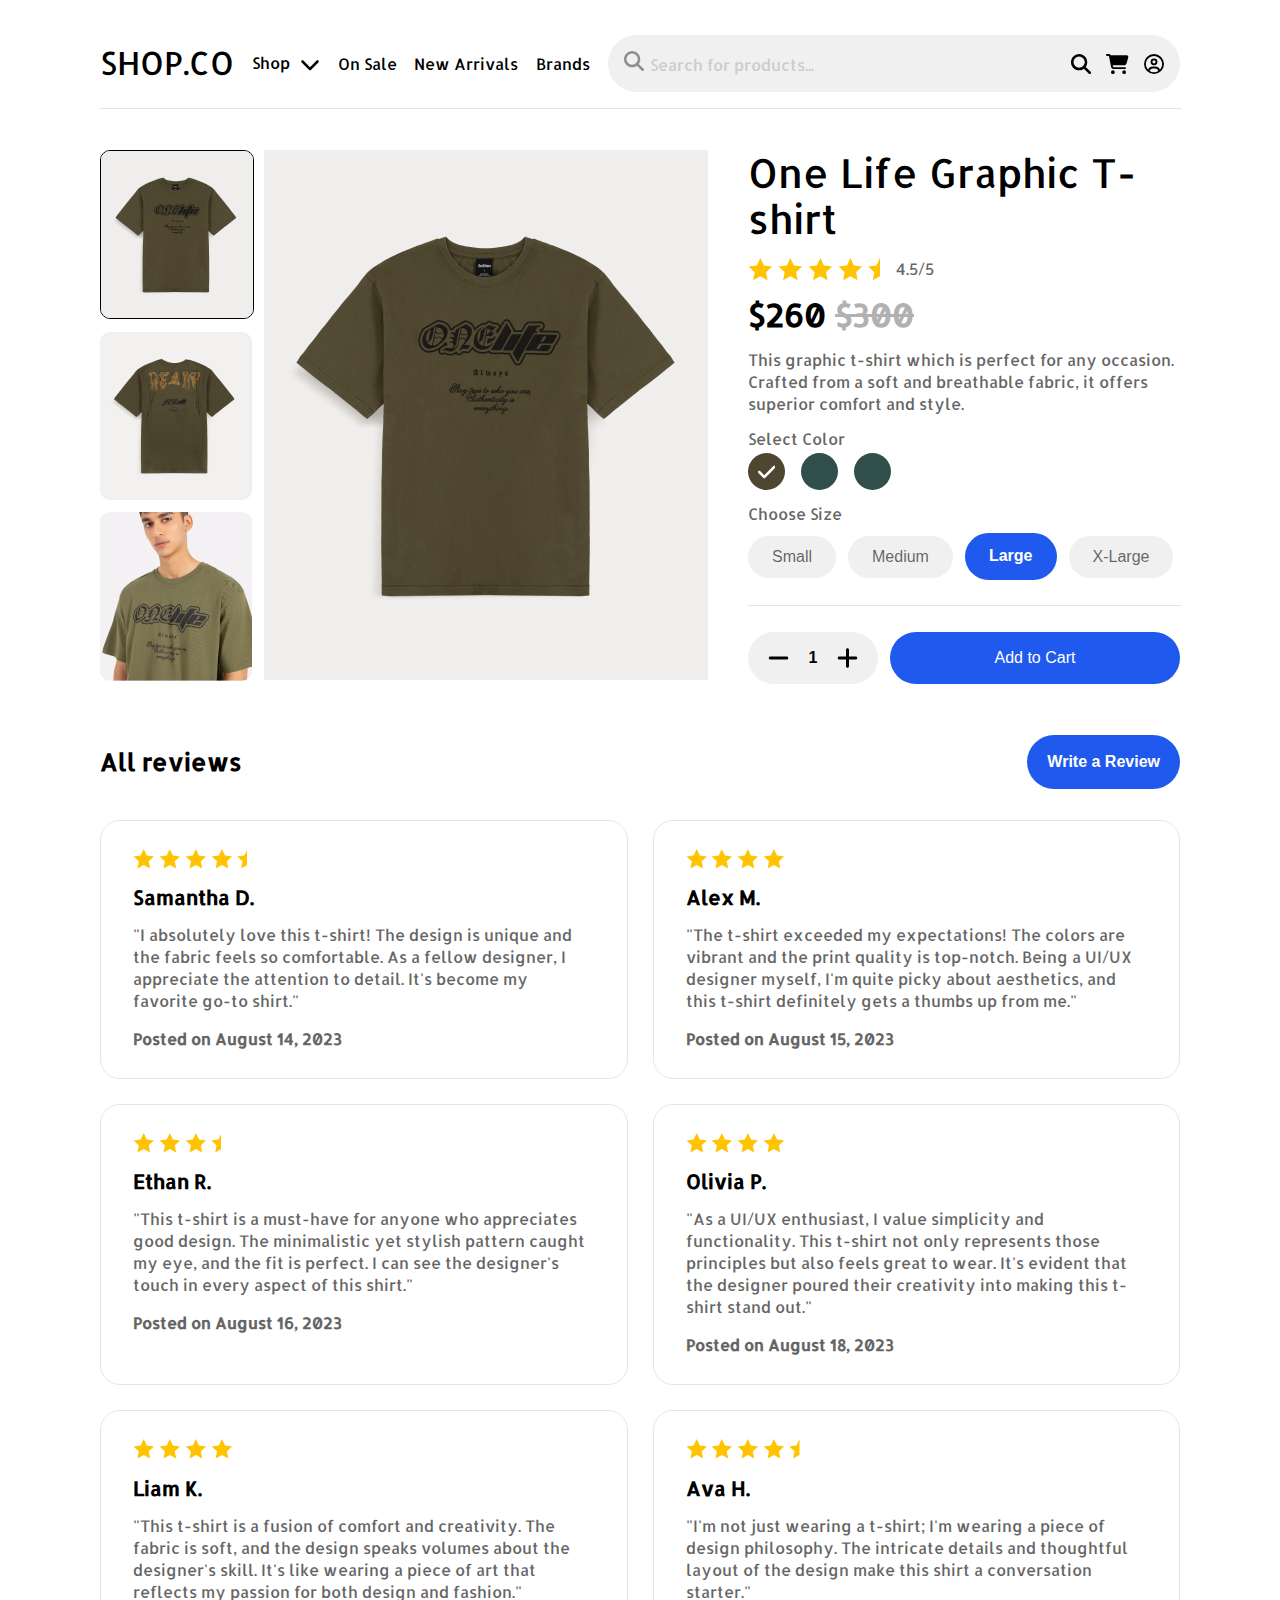
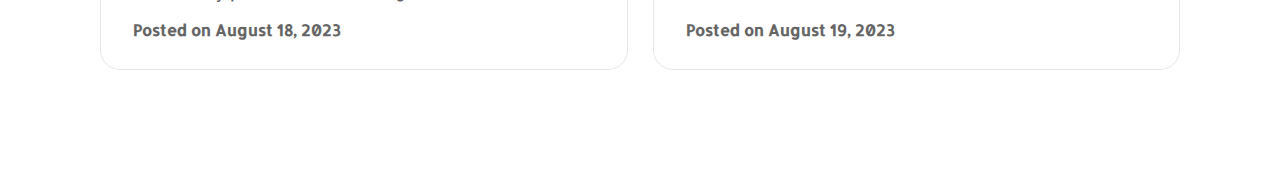
<file: HTML/index.html>
<!DOCTYPE html>
<html lang="fr">
<head>
    <meta charset="UTF-8">
    <link href="../CSS/style.css" rel="stylesheet">
    <title>SHOP.CO</title>
</head>
<body>
    <!-- Header Section -->
    <header>
        <nav>
            <ul>
                <!-- Hamburger menu -->
                <li class="hamburger-menu">
                    <input id="menu__toggle" type="checkbox">
                    <label class="menu__btn" for="menu__toggle">
                        <span class="burger-menu-line"></span>
                        <span class="burger-menu-line"></span>
                        <span class="burger-menu-line"></span>
                    </label>
                    <ul class="menu__box">
                        <li><a class="menu__item">Shop</a></li>
                        <li><a class="menu__item">On Sale</a></li>
                        <li><a class="menu__item">New Arrivals</a></li>
                        <li><a class="menu__item">Brands</a></li>
                    </ul>
                </li>
                <!-- Logo -->
                <li><a class="home">SHOP.CO</a></li>
                <!-- Navigation -->
                <li class="shop"><a>Shop</a><svg class="chevron" xmlns="http://www.w3.org/2000/svg" height="16" width="16" viewBox="0 0 512 512"><path d="M233.4 406.6c12.5 12.5 32.8 12.5 45.3 0l192-192c12.5-12.5 12.5-32.8 0-45.3s-32.8-12.5-45.3 0L256 338.7 86.6 169.4c-12.5-12.5-32.8-12.5-45.3 0s-12.5 32.8 0 45.3l192 192z"/></svg></li>
                <li><a>On Sale</a></li>
                <li><a>New Arrivals</a></li>
                <li><a>Brands</a></li>
                <!-- Research Bar -->
                <li class="search">
                    <div>
                        <svg class="spy" xmlns="http://www.w3.org/2000/svg" height="16" width="16" viewBox="0 0 512 512"><path d="M416 208c0 45.9-14.9 88.3-40 122.7L502.6 457.4c12.5 12.5 12.5 32.8 0 45.3s-32.8 12.5-45.3 0L330.7 376c-34.4 25.2-76.8 40-122.7 40C93.1 416 0 322.9 0 208S93.1 0 208 0S416 93.1 416 208zM208 352a144 144 0 1 0 0-288 144 144 0 1 0 0 288z"/></svg>
                        <input type="text" class="search_input" placeholder="Search for products...">
                    </div>
                    <div class="logo_end">
                        <svg xmlns="http://www.w3.org/2000/svg" height="16" width="16" viewBox="0 0 512 512"><path d="M416 208c0 45.9-14.9 88.3-40 122.7L502.6 457.4c12.5 12.5 12.5 32.8 0 45.3s-32.8 12.5-45.3 0L330.7 376c-34.4 25.2-76.8 40-122.7 40C93.1 416 0 322.9 0 208S93.1 0 208 0S416 93.1 416 208zM208 352a144 144 0 1 0 0-288 144 144 0 1 0 0 288z"/></svg>
                        <svg xmlns="http://www.w3.org/2000/svg" height="16" width="18" viewBox="0 0 576 512"><path d="M0 24C0 10.7 10.7 0 24 0H69.5c22 0 41.5 12.8 50.6 32h411c26.3 0 45.5 25 38.6 50.4l-41 152.3c-8.5 31.4-37 53.3-69.5 53.3H170.7l5.4 28.5c2.2 11.3 12.1 19.5 23.6 19.5H488c13.3 0 24 10.7 24 24s-10.7 24-24 24H199.7c-34.6 0-64.3-24.6-70.7-58.5L77.4 54.5c-.7-3.8-4-6.5-7.9-6.5H24C10.7 48 0 37.3 0 24zM128 464a48 48 0 1 1 96 0 48 48 0 1 1 -96 0zm336-48a48 48 0 1 1 0 96 48 48 0 1 1 0-96z"/></svg>
                        <svg xmlns="http://www.w3.org/2000/svg" height="16" width="16" viewBox="0 0 512 512"><path d="M406.5 399.6C387.4 352.9 341.5 320 288 320H224c-53.5 0-99.4 32.9-118.5 79.6C69.9 362.2 48 311.7 48 256C48 141.1 141.1 48 256 48s208 93.1 208 208c0 55.7-21.9 106.2-57.5 143.6zm-40.1 32.7C334.4 452.4 296.6 464 256 464s-78.4-11.6-110.5-31.7c7.3-36.7 39.7-64.3 78.5-64.3h64c38.8 0 71.2 27.6 78.5 64.3zM256 512A256 256 0 1 0 256 0a256 256 0 1 0 0 512zm0-272a40 40 0 1 1 0-80 40 40 0 1 1 0 80zm-88-40a88 88 0 1 0 176 0 88 88 0 1 0 -176 0z"/></svg>
                    </div>
                </li>
            </ul>
            <hr>
        </nav>
    </header>
    <main>
        <!-- Main Section -->
        <div class ="content">
            <!-- Left Part -->
            <div class = "images">
                <div class ="small-image">
                    <img src="../IMG/small_tshirt_1.png" alt="small_tshirt_1">
                    <img src="../IMG/small_tshirt_2.png" alt="small_tshirt_2">
                    <img src="../IMG/small_tshirt_3.png" alt="small_tshirt_3">
                </div>
                <div class ="large-image">
                    <img src="../IMG/large_tshirt_1.png" alt="large_tshirt_1">
                </div>
            </div>
            <!-- Right Part -->
            <div class ="main-part">
                <!-- Description -->
                <section class="info">
                    <h1>One Life Graphic T-shirt</h1>
                    <div class="rating">
                        <div class = "stars">
                            <svg xmlns="http://www.w3.org/2000/svg" width="25" height="23" viewBox="0 0 25 23" fill="none"><path d="M12.3562 0L15.8569 7.53796L24.1077 8.53794L18.0204 14.1966L19.619 22.3526L12.3562 18.3119L5.09341 22.3526L6.69201 14.1966L0.604756 8.53794L8.85555 7.53796L12.3562 0Z" fill="#FFC633" style="fill:#FFC633;fill:color(display-p3 1.0000 0.7760 0.2000);fill-opacity:1;"/></svg>
                            <svg xmlns="http://www.w3.org/2000/svg" width="25" height="23" viewBox="0 0 25 23" fill="none"><path d="M12.3562 0L15.8569 7.53796L24.1077 8.53794L18.0204 14.1966L19.619 22.3526L12.3562 18.3119L5.09341 22.3526L6.69201 14.1966L0.604756 8.53794L8.85555 7.53796L12.3562 0Z" fill="#FFC633" style="fill:#FFC633;fill:color(display-p3 1.0000 0.7760 0.2000);fill-opacity:1;"/></svg>
                            <svg xmlns="http://www.w3.org/2000/svg" width="25" height="23" viewBox="0 0 25 23" fill="none"><path d="M12.3562 0L15.8569 7.53796L24.1077 8.53794L18.0204 14.1966L19.619 22.3526L12.3562 18.3119L5.09341 22.3526L6.69201 14.1966L0.604756 8.53794L8.85555 7.53796L12.3562 0Z" fill="#FFC633" style="fill:#FFC633;fill:color(display-p3 1.0000 0.7760 0.2000);fill-opacity:1;"/></svg>
                            <svg xmlns="http://www.w3.org/2000/svg" width="25" height="23" viewBox="0 0 25 23" fill="none"><path d="M12.3562 0L15.8569 7.53796L24.1077 8.53794L18.0204 14.1966L19.619 22.3526L12.3562 18.3119L5.09341 22.3526L6.69201 14.1966L0.604756 8.53794L8.85555 7.53796L12.3562 0Z" fill="#FFC633" style="fill:#FFC633;fill:color(display-p3 1.0000 0.7760 0.2000);fill-opacity:1;"/></svg>
                            <svg xmlns="http://www.w3.org/2000/svg" width="12" height="23" viewBox="0 0 12 23" fill="none"><path d="M4.73719 22.3526L12 18.3119V0L8.49932 7.53796L0.248535 8.53793L6.33579 14.1966L4.73719 22.3526Z" fill="#FFC633" style="fill:#FFC633;fill:color(display-p3 1.0000 0.7760 0.2000);fill-opacity:1;"/></svg>
                        </div>
                        <span class = "note">4.5/5</span>
                    </div>
                    <span class = "price">$260 <strike>$300</strike></span>
                    <span class ="description">This graphic t-shirt which is perfect for any occasion. Crafted from a soft and breathable fabric, it offers superior comfort and style.</span>
                </section>
                <hr class="phone"> <!-- Only for phone -->
                <!-- Colors -->
                <section class="colors">
                    <span class = "color-text">Select Color</span>
                    <div class="color-choose">
                        <div class="circle color-1">
                            <svg xmlns="http://www.w3.org/2000/svg" height="16" width="14" viewBox="0 0 448 512"><path d="M438.6 105.4c12.5 12.5 12.5 32.8 0 45.3l-256 256c-12.5 12.5-32.8 12.5-45.3 0l-128-128c-12.5-12.5-12.5-32.8 0-45.3s32.8-12.5 45.3 0L160 338.7 393.4 105.4c12.5-12.5 32.8-12.5 45.3 0z" fill="white"/></svg>
                        </div>
                        <div class="circle color-2"></div>
                        <div class="circle color-3"></div>
                    </div>
                </section>
                <hr class="phone"> <!-- Only for phone -->
                <!-- Size -->
                <section class="size-cart">
                    <span class="size-text">Choose Size</span>
                    <div class ="size-choice">
                        <button class="btn-size">Small</button>
                        <button class="btn-size">Medium</button>
                        <button class="btn-size-selected">Large</button>
                        <button class="btn-size">X-Large</button>
                    </div>
                    <hr>
                    <!-- Quantity -->
                    <div class = "quantity">
                        <button class="btn-quantity">
                            <svg xmlns="http://www.w3.org/2000/svg" height="16" width="14" viewBox="0 0 448 512"><path d="M432 256c0 17.7-14.3 32-32 32L48 288c-17.7 0-32-14.3-32-32s14.3-32 32-32l352 0c17.7 0 32 14.3 32 32z"/></svg>
                            <span class="number">1</span>
                            <svg xmlns="http://www.w3.org/2000/svg" height="16" width="14" viewBox="0 0 448 512"><path d="M256 80c0-17.7-14.3-32-32-32s-32 14.3-32 32V224H48c-17.7 0-32 14.3-32 32s14.3 32 32 32H192V432c0 17.7 14.3 32 32 32s32-14.3 32-32V288H400c17.7 0 32-14.3 32-32s-14.3-32-32-32H256V80z"/></svg>
                        </button>
                        <button class="btn-cart">Add to Cart</button>
                    </div>
                </section>
            </div>
        </div>
        <div class="comment">
            <!-- Comment Section -->
            <div class="header">
                <h3>All reviews</h3>
                <button class="btn-review">Write a Review</button>
            </div>
            <div class="container">
                <!-- Example of comment -->
                <div class="rectanglecom">
                    <svg width="23" height="21" viewBox="0 0 23 21" fill="none" xmlns="http://www.w3.org/2000/svg"><path d="M11.2895 0L14.4879 6.8872L22.0264 7.80085L16.4647 12.971L17.9253 20.4229L11.2895 16.731L4.6537 20.4229L6.11428 12.971L0.552547 7.80085L8.09104 6.8872L11.2895 0Z" fill="#FFC633" style="fill:#FFC633;fill:color(display-p3 1.0000 0.7760 0.2000);fill-opacity:1;"/></svg>
                    <svg width="23" height="21" viewBox="0 0 23 21" fill="none" xmlns="http://www.w3.org/2000/svg"><path d="M11.3553 0L14.5537 6.8872L22.0922 7.80085L16.5305 12.971L17.9911 20.4229L11.3553 16.731L4.71946 20.4229L6.18005 12.971L0.618313 7.80085L8.1568 6.8872L11.3553 0Z" fill="#FFC633" style="fill:#FFC633;fill:color(display-p3 1.0000 0.7760 0.2000);fill-opacity:1;"/></svg>
                    <svg width="23" height="21" viewBox="0 0 23 21" fill="none" xmlns="http://www.w3.org/2000/svg"><path d="M11.421 0L14.6195 6.8872L22.158 7.80085L16.5962 12.971L18.0568 20.4229L11.421 16.731L4.78523 20.4229L6.24582 12.971L0.684078 7.80085L8.22257 6.8872L11.421 0Z" fill="#FFC633" style="fill:#FFC633;fill:color(display-p3 1.0000 0.7760 0.2000);fill-opacity:1;"/></svg>
                    <svg width="23" height="21" viewBox="0 0 23 21" fill="none" xmlns="http://www.w3.org/2000/svg"><path d="M11.4868 0L14.6852 6.8872L22.2237 7.80085L16.662 12.971L18.1226 20.4229L11.4868 16.731L4.85096 20.4229L6.31155 12.971L0.749813 7.80085L8.2883 6.8872L11.4868 0Z" fill="#FFC633" style="fill:#FFC633;fill:color(display-p3 1.0000 0.7760 0.2000);fill-opacity:1;"/></svg>
                    <svg width="11" height="21" viewBox="0 0 11 21" fill="none" xmlns="http://www.w3.org/2000/svg"><path d="M4.36421 20.4229L11 16.731V0L7.80155 6.8872L0.263062 7.80085L5.8248 12.971L4.36421 20.4229Z" fill="#FFC633" style="fill:#FFC633;fill:color(display-p3 1.0000 0.7760 0.2000);fill-opacity:1;"/></svg>
                    <h1>Samantha D.</h1>
                    <p>"I absolutely love this t-shirt! The design is unique and the fabric feels so comfortable. As a fellow designer, I appreciate the attention to detail. It's become my favorite go-to shirt."</p>
                    <h2>Posted on August 14, 2023</h2>
                </div>
                <div class="rectanglecom">
                    <svg width="23" height="21" viewBox="0 0 23 21" fill="none" xmlns="http://www.w3.org/2000/svg"><path d="M11.2895 0L14.4879 6.8872L22.0264 7.80085L16.4647 12.971L17.9253 20.4229L11.2895 16.731L4.6537 20.4229L6.11428 12.971L0.552547 7.80085L8.09104 6.8872L11.2895 0Z" fill="#FFC633" style="fill:#FFC633;fill:color(display-p3 1.0000 0.7760 0.2000);fill-opacity:1;"/></svg>
                    <svg width="23" height="21" viewBox="0 0 23 21" fill="none" xmlns="http://www.w3.org/2000/svg"><path d="M11.3553 0L14.5537 6.8872L22.0922 7.80085L16.5305 12.971L17.9911 20.4229L11.3553 16.731L4.71946 20.4229L6.18005 12.971L0.618313 7.80085L8.1568 6.8872L11.3553 0Z" fill="#FFC633" style="fill:#FFC633;fill:color(display-p3 1.0000 0.7760 0.2000);fill-opacity:1;"/></svg>
                    <svg width="23" height="21" viewBox="0 0 23 21" fill="none" xmlns="http://www.w3.org/2000/svg"><path d="M11.421 0L14.6195 6.8872L22.158 7.80085L16.5962 12.971L18.0568 20.4229L11.421 16.731L4.78523 20.4229L6.24582 12.971L0.684078 7.80085L8.22257 6.8872L11.421 0Z" fill="#FFC633" style="fill:#FFC633;fill:color(display-p3 1.0000 0.7760 0.2000);fill-opacity:1;"/></svg>
                    <svg width="23" height="21" viewBox="0 0 23 21" fill="none" xmlns="http://www.w3.org/2000/svg"><path d="M11.4868 0L14.6852 6.8872L22.2237 7.80085L16.662 12.971L18.1226 20.4229L11.4868 16.731L4.85096 20.4229L6.31155 12.971L0.749813 7.80085L8.2883 6.8872L11.4868 0Z" fill="#FFC633" style="fill:#FFC633;fill:color(display-p3 1.0000 0.7760 0.2000);fill-opacity:1;"/></svg>
                    <h1>Alex M.</h1>
                    <p>"The t-shirt exceeded my expectations! The colors are vibrant and the print quality is top-notch. Being a UI/UX designer myself, I'm quite picky about aesthetics, and this t-shirt definitely gets a thumbs up from me."</p>
                    <h2>Posted on August 15, 2023</h2>
                </div>
                <div class="rectanglecom">
                    <svg width="23" height="21" viewBox="0 0 23 21" fill="none" xmlns="http://www.w3.org/2000/svg"><path d="M11.2895 0L14.4879 6.8872L22.0264 7.80085L16.4647 12.971L17.9253 20.4229L11.2895 16.731L4.6537 20.4229L6.11428 12.971L0.552547 7.80085L8.09104 6.8872L11.2895 0Z" fill="#FFC633" style="fill:#FFC633;fill:color(display-p3 1.0000 0.7760 0.2000);fill-opacity:1;"/></svg>
                    <svg width="23" height="21" viewBox="0 0 23 21" fill="none" xmlns="http://www.w3.org/2000/svg"><path d="M11.3553 0L14.5537 6.8872L22.0922 7.80085L16.5305 12.971L17.9911 20.4229L11.3553 16.731L4.71946 20.4229L6.18005 12.971L0.618313 7.80085L8.1568 6.8872L11.3553 0Z" fill="#FFC633" style="fill:#FFC633;fill:color(display-p3 1.0000 0.7760 0.2000);fill-opacity:1;"/></svg>
                    <svg width="23" height="21" viewBox="0 0 23 21" fill="none" xmlns="http://www.w3.org/2000/svg"><path d="M11.421 0L14.6195 6.8872L22.158 7.80085L16.5962 12.971L18.0568 20.4229L11.421 16.731L4.78523 20.4229L6.24582 12.971L0.684078 7.80085L8.22257 6.8872L11.421 0Z" fill="#FFC633" style="fill:#FFC633;fill:color(display-p3 1.0000 0.7760 0.2000);fill-opacity:1;"/></svg>
                    <svg width="11" height="21" viewBox="0 0 11 21" fill="none" xmlns="http://www.w3.org/2000/svg"><path d="M4.36421 20.4229L11 16.731V0L7.80155 6.8872L0.263062 7.80085L5.8248 12.971L4.36421 20.4229Z" fill="#FFC633" style="fill:#FFC633;fill:color(display-p3 1.0000 0.7760 0.2000);fill-opacity:1;"/></svg>
                    <h1>Ethan R.</h1>
                    <p>"This t-shirt is a must-have for anyone who appreciates good design. The minimalistic yet stylish pattern caught my eye, and the fit is perfect. I can see the designer's touch in every aspect of this shirt."</p>
                    <h2>Posted on August 16, 2023</h2>
                </div>
                <div class="rectanglecom">
                    <svg width="23" height="21" viewBox="0 0 23 21" fill="none" xmlns="http://www.w3.org/2000/svg"><path d="M11.2895 0L14.4879 6.8872L22.0264 7.80085L16.4647 12.971L17.9253 20.4229L11.2895 16.731L4.6537 20.4229L6.11428 12.971L0.552547 7.80085L8.09104 6.8872L11.2895 0Z" fill="#FFC633" style="fill:#FFC633;fill:color(display-p3 1.0000 0.7760 0.2000);fill-opacity:1;"/></svg>
                    <svg width="23" height="21" viewBox="0 0 23 21" fill="none" xmlns="http://www.w3.org/2000/svg"><path d="M11.3553 0L14.5537 6.8872L22.0922 7.80085L16.5305 12.971L17.9911 20.4229L11.3553 16.731L4.71946 20.4229L6.18005 12.971L0.618313 7.80085L8.1568 6.8872L11.3553 0Z" fill="#FFC633" style="fill:#FFC633;fill:color(display-p3 1.0000 0.7760 0.2000);fill-opacity:1;"/></svg>
                    <svg width="23" height="21" viewBox="0 0 23 21" fill="none" xmlns="http://www.w3.org/2000/svg"><path d="M11.421 0L14.6195 6.8872L22.158 7.80085L16.5962 12.971L18.0568 20.4229L11.421 16.731L4.78523 20.4229L6.24582 12.971L0.684078 7.80085L8.22257 6.8872L11.421 0Z" fill="#FFC633" style="fill:#FFC633;fill:color(display-p3 1.0000 0.7760 0.2000);fill-opacity:1;"/></svg>
                    <svg width="23" height="21" viewBox="0 0 23 21" fill="none" xmlns="http://www.w3.org/2000/svg"><path d="M11.4868 0L14.6852 6.8872L22.2237 7.80085L16.662 12.971L18.1226 20.4229L11.4868 16.731L4.85096 20.4229L6.31155 12.971L0.749813 7.80085L8.2883 6.8872L11.4868 0Z" fill="#FFC633" style="fill:#FFC633;fill:color(display-p3 1.0000 0.7760 0.2000);fill-opacity:1;"/></svg>
                    <h1>Olivia P.</h1>
                    <p>"As a UI/UX enthusiast, I value simplicity and functionality. This t-shirt not only represents those principles but also feels great to wear. It's evident that the designer poured their creativity into making this t-shirt stand out."</p>
                    <h2>Posted on August 18, 2023</h2>
                </div>
                <div class="rectanglecom">
                    <svg width="23" height="21" viewBox="0 0 23 21" fill="none" xmlns="http://www.w3.org/2000/svg"><path d="M11.2895 0L14.4879 6.8872L22.0264 7.80085L16.4647 12.971L17.9253 20.4229L11.2895 16.731L4.6537 20.4229L6.11428 12.971L0.552547 7.80085L8.09104 6.8872L11.2895 0Z" fill="#FFC633" style="fill:#FFC633;fill:color(display-p3 1.0000 0.7760 0.2000);fill-opacity:1;"/></svg>
                    <svg width="23" height="21" viewBox="0 0 23 21" fill="none" xmlns="http://www.w3.org/2000/svg"><path d="M11.3553 0L14.5537 6.8872L22.0922 7.80085L16.5305 12.971L17.9911 20.4229L11.3553 16.731L4.71946 20.4229L6.18005 12.971L0.618313 7.80085L8.1568 6.8872L11.3553 0Z" fill="#FFC633" style="fill:#FFC633;fill:color(display-p3 1.0000 0.7760 0.2000);fill-opacity:1;"/></svg>
                    <svg width="23" height="21" viewBox="0 0 23 21" fill="none" xmlns="http://www.w3.org/2000/svg"><path d="M11.421 0L14.6195 6.8872L22.158 7.80085L16.5962 12.971L18.0568 20.4229L11.421 16.731L4.78523 20.4229L6.24582 12.971L0.684078 7.80085L8.22257 6.8872L11.421 0Z" fill="#FFC633" style="fill:#FFC633;fill:color(display-p3 1.0000 0.7760 0.2000);fill-opacity:1;"/></svg>
                    <svg width="23" height="21" viewBox="0 0 23 21" fill="none" xmlns="http://www.w3.org/2000/svg"><path d="M11.4868 0L14.6852 6.8872L22.2237 7.80085L16.662 12.971L18.1226 20.4229L11.4868 16.731L4.85096 20.4229L6.31155 12.971L0.749813 7.80085L8.2883 6.8872L11.4868 0Z" fill="#FFC633" style="fill:#FFC633;fill:color(display-p3 1.0000 0.7760 0.2000);fill-opacity:1;"/></svg>
                    <h1>Liam K.</h1>
                    <p>"This t-shirt is a fusion of comfort and creativity. The fabric is soft, and the design speaks volumes about the designer's skill. It's like wearing a piece of art that reflects my passion for both design and fashion."</p>
                    <h2>Posted on August 18, 2023</h2>
                </div>
                <div class="rectanglecom">
                    <svg width="23" height="21" viewBox="0 0 23 21" fill="none" xmlns="http://www.w3.org/2000/svg"><path d="M11.2895 0L14.4879 6.8872L22.0264 7.80085L16.4647 12.971L17.9253 20.4229L11.2895 16.731L4.6537 20.4229L6.11428 12.971L0.552547 7.80085L8.09104 6.8872L11.2895 0Z" fill="#FFC633" style="fill:#FFC633;fill:color(display-p3 1.0000 0.7760 0.2000);fill-opacity:1;"/></svg>
                    <svg width="23" height="21" viewBox="0 0 23 21" fill="none" xmlns="http://www.w3.org/2000/svg"><path d="M11.3553 0L14.5537 6.8872L22.0922 7.80085L16.5305 12.971L17.9911 20.4229L11.3553 16.731L4.71946 20.4229L6.18005 12.971L0.618313 7.80085L8.1568 6.8872L11.3553 0Z" fill="#FFC633" style="fill:#FFC633;fill:color(display-p3 1.0000 0.7760 0.2000);fill-opacity:1;"/></svg>
                    <svg width="23" height="21" viewBox="0 0 23 21" fill="none" xmlns="http://www.w3.org/2000/svg"><path d="M11.421 0L14.6195 6.8872L22.158 7.80085L16.5962 12.971L18.0568 20.4229L11.421 16.731L4.78523 20.4229L6.24582 12.971L0.684078 7.80085L8.22257 6.8872L11.421 0Z" fill="#FFC633" style="fill:#FFC633;fill:color(display-p3 1.0000 0.7760 0.2000);fill-opacity:1;"/></svg>
                    <svg width="23" height="21" viewBox="0 0 23 21" fill="none" xmlns="http://www.w3.org/2000/svg"><path d="M11.4868 0L14.6852 6.8872L22.2237 7.80085L16.662 12.971L18.1226 20.4229L11.4868 16.731L4.85096 20.4229L6.31155 12.971L0.749813 7.80085L8.2883 6.8872L11.4868 0Z" fill="#FFC633" style="fill:#FFC633;fill:color(display-p3 1.0000 0.7760 0.2000);fill-opacity:1;"/></svg>
                    <svg width="11" height="21" viewBox="0 0 11 21" fill="none" xmlns="http://www.w3.org/2000/svg"><path d="M4.36421 20.4229L11 16.731V0L7.80155 6.8872L0.263062 7.80085L5.8248 12.971L4.36421 20.4229Z" fill="#FFC633" style="fill:#FFC633;fill:color(display-p3 1.0000 0.7760 0.2000);fill-opacity:1;"/></svg>
                    <h1>Ava H.</h1>
                    <p>"I'm not just wearing a t-shirt; I'm wearing a piece of design philosophy. The intricate details and thoughtful layout of the design make this shirt a conversation starter."</p>
                    <h2>Posted on August 19, 2023</h2>
                </div>
            </div>
        </div>
    </main>
</body>
</html>
</file>
<file: CSS/style.css>
@import url(https://fonts.bunny.net/css?family=allerta:400);

/*styling of the page*/
body{
    font-family: 'Allerta', sans-serif;
    margin-left: 100px;
    margin-right: 100px;
    margin-top: 35px;
    margin-bottom: 100px;
}

/*start styling of the navbar*/
nav{
    margin-bottom: 40px;
}

ul {
    list-style-type: none;
    display: flex;
    justify-content: space-between;
    padding: 0px 0px 0px 0px;
    align-items: center;
}

a{
    text-decoration: none;
    color: black;
    border: none;
    cursor: pointer;
    font-size: 16px;
    font-weight: 400;
    line-height: 18.4px;
}

svg{
    cursor: pointer;
    height: 20px;
    width: auto;
}

hr{
    border-top: 1px solid #000;
    opacity: 10%;
    width : 100%;
}

.home{
    font-size: 32px;
    font-weight: 400;
    line-height: 36.8px;
}

.search {
    display: flex;
    align-items: center;
    justify-content: space-between;
    text-align: center;
    width: 50%;
    background-color: #F0F0F0;
    border-radius: 30px;
    padding: 1rem 1rem;
}

.search_input::placeholder{
    color: #00000066;
    font-size: 16px;
    font-weight: 400;
    line-height: 18.4px;
}
  
.search_input {
    font-family: inherit;
    font-size: inherit;
    background-color: #F0F0F0;
    border: none;
    color: #000000;
    width: auto;
}

.search_input:focus {
    outline: none;
    background-color: #F0F0F0;
}
  
.search_input::-webkit-input-placeholder {
    font-weight: 100;
    color: #ccc;
}

.spy{
    opacity: 40%;
}

.logo_end{
    display: flex;
    gap: 15px;
}

.shop{
    display: flex;
    gap: 10px;
    align-items: center;
}

.hamburger-menu{
    display: none;
}
/*end styling of the navbar*/

/*start styling of the comments*/
.header {
    display: flex;
    justify-content: space-between;
    align-items: center;
    margin-top: 40px;
    margin-bottom: 20px;
}

.header h3{
    font-size: 24px;
    font-weight: 700;
    line-height: 27.6px;
}

.btn-review{
    font-weight: 900;
    font-size: 16px;
    line-height: 22.56px;
    color: #fff;
    background-color: #1F59ED;
    padding: 16px 20px;
    border: none;
    border-radius: 62px;
    cursor: pointer;
}

.container {
    display: grid;
    grid-template-columns: 1fr 1fr;
    grid-gap: 25px;
}

.rectanglecom {
    width: auto;
    height:auto;
    border-radius: 20px;
    border: 1px solid rgba(0, 0, 0, 0.1);
    padding: 28px 32px 28px 32px;
}

.rectanglecom h1{
    font-size: 20px;
    font-weight: 700;
    line-height: 22px;
}

.rectanglecom p{
    font-size: 16px;
    font-weight: 400;
    line-height: 22px;
    opacity: 60%;
}

.rectanglecom h2{
    font-size: 16px;
    font-weight: 900;
    line-height: 22px;
    opacity: 60%;
    margin-bottom: 0px;
}

.stars svg{
    height: 23px;
    width: auto;
}
/*end styling of the comments*/

/*start styling of the shop*/
.content {
    display: grid;
    column-gap: 40px;
    grid-template-columns: auto 1fr;
}

/*styling of the images*/
.images{
    display: grid;
    grid-template-columns: auto 1fr;
    gap: 10px;
}

.small-image{
    display: grid;
    flex-direction: row;
    gap: 10px;
}

.small-image img {
    border-radius: 10px;
}

.small-image img:first-child {
    border: 1px solid black;
 }

img {
    cursor: pointer;
}
/*end styling of the images*/

.main-part {
    display: flex;
    flex-direction: column;
    justify-content: space-between;
}

.content h1 {
    font-size: 40px;
    font-weight: 400;
    line-height: 46px;
    margin: 0px;
}

/*start styling of the rating*/
.rating{
    display: flex;
    gap: 16px;
    height: 25px;
    align-items: center;
}

.stars{
    display: flex;
    gap: 5px;
    align-items: center;
}

.note{
    font-size: 16px;
    font-weight: 400;
    line-height: 18.4px;
    opacity: 60%;
    margin: 0px 0px 0px 0px;
}
/*end styling of the rating*/

.price{
    font-size: 32px;
    font-weight: 700;
    line-height: 36.8px;
}

.price strike {
    opacity: 30%;
}

.description {
    font-size: 16px;
    font-weight: 400;
    line-height: 22px;
    opacity: 60%;
}

.size-text {
    font-size: 16px;
    font-weight: 400;
    line-height: 18.4px;
    opacity: 60%;
}

.size-choice {
    padding-top: 5px;
    display: flex;
    gap: 12px;
    align-items: center;
    padding-top: 20px 0;
}

.btn-size {
    font-weight: 400;
    font-size: 16px;
    line-height: 18.4px;
    color: rgba(0, 0, 0, 0.6);
    background-color: #F0F0F0;
    padding: 12px 24px;
    border: none;
    border-radius: 62px;
    cursor: pointer;
}

.btn-size-selected {
    font-weight: 900;
    font-size: 16px;
    line-height: 22.56px;
    color: #FFFFFF;
    background-color: #1F59ED;
    padding: 12px 24px;
    border: none;
    border-radius: 62px;
    cursor: pointer;
}

.quantity{
    display: flex;
    justify-content: space-between;
    gap: 12px;
}

.btn-quantity {
    display: flex;
    background-color: #F0F0F0;
    padding: 12px 20px;
    border: none;
    border-radius: 62px;
    cursor: pointer;
    justify-content: space-between;
    height: 52px;
    width: 200px;
    align-items: center;
}

.btn-quantity .number{
    font-size: 16px;
    font-weight: 900;
    line-height: 22.56px;
}

.btn-quantity svg{
    height: 24px;
    width: auto;
}

.btn-cart{
    font-weight: 400;
    font-size: 16px;
    line-height: 18.4px;
    color: #FFFFFF;
    background-color: #1F59ED;
    padding: 16px 54px;
    border: none;
    border-radius: 62px;
    cursor: pointer;
    width: 100%;
    height: 52px;
}

/*start styling of the color choice*/
.color-text {
    font-size: 16px;
    font-weight: 400;
    line-height: 18.4px;
    opacity: 60%;
}

.color-choose {
    display: flex;
    gap: 16px; 
}

.circle {
    width: 37px;
    height: 37px;
    border-radius: 50%;
    display: flex;
    justify-content: center;
    align-items: center;
}

.color-1 {
    background-color: #4F4631; 
}

.color-2 {
    background-color: #314F4A;
}

.color-3 {
    background-color: #314F4A;
}

.colors{
    display: flex;
    flex-direction: column;
    gap: 5px;
}
/*end styling of the color choice*/

.size-cart{
    display: flex;
    flex-direction: column;
    gap: 5px;
}

.main-part hr{
    margin-top: 20px;
    margin-bottom: 20px;
}

.info{
    display: flex;
    flex-direction: column;
    gap: 15px;
}

.phone{
    display: none;
}
/*end styling of the shop*/

/*styling for the animation when it's a desktop*/
@media screen and (min-width: 1200px) {
    .btn-review:hover{
        background-color: #1536ad;
    }

    .small-image img:hover {
        border: 1px solid black;
    }

    .btn-cart:hover {
        background-color: #1536ad;
    }

    .btn-size-selected:hover {
        background-color: #1536ad;
    }

    .btn-size:hover {
        background-color: #1F59ED;
        color: #FFFFFF;
    }
    .circle:hover {
        opacity: 90%;
    }
}

/*styling for ipad screen*/
@media screen and (max-width: 1200px) {
    body {
        font-family: Arial, Helvetica, sans-serif;
        margin-left: 50px;
        margin-right: 50px;
        margin-top: 30px;
    }

    .home {
        display: flex;
        font-size: 25.2px;
        line-height: 28.98px;
        padding-left: 20px;
    }

    a,
    .chevron{
        display: none;
    }

    /*stat styling of the burger menu*/
    .hamburger-menu{
        display: block;
        cursor: pointer;
        height: fit-content;
        width: fit-content;
        z-index: 1;
    }
    
    #menu__toggle {
        display: none;
    }
    
    .menu__box {
        display: block;
        position: fixed;
        top: 0;
        left: -100%;
        width: 300px;
        height: 100%;
        margin: 0;
        padding: 80px 0;
        list-style: none;
        background-color: #F0F0F0;
        box-shadow: 2px 2px 6px rgba(0, 0, 0, .4);
        transition-duration: .25s;
    }

    .menu__item {
        display: block;
        padding: 12px 24px;
        color: #000000;
        font-size: 20px;
        font-weight: 600;
        text-decoration: none;
        transition-duration: .25s;
    }

    .main-part {
        gap : 20px
    }

    .menu__item:hover {
        background-color: #b9b9b9;
    }
    
    .burger-menu-line {
        display: flex;
        position: relative;
        width: 30px;
        height: 4px;
        background-color: black;
        margin: 6px 0;
        transition: all 0.3s;
        z-index: 1;
    }
    
    #menu__toggle:checked + .menu__btn .burger-menu-line {
        position: absolute;
        top: 30px;
        left: 30px;
    }
    
    #menu__toggle:checked + .menu__btn .burger-menu-line:nth-child(1) {
        transform: translateY(-7px) rotate(45deg);
    }
    
    #menu__toggle:checked + .menu__btn .burger-menu-line:nth-child(2) {
        opacity: 0%;
    }
    
    #menu__toggle:checked + .menu__btn .burger-menu-line:nth-child(3) {
        transform: translateY(-7px) rotate(-45deg);
    }

    #menu__toggle:checked ~ .menu__box {
        left: 0 !important;
    }
    /*end styling of the burger menu*/

    .content {
        display: flex;
        flex-direction: column;
        gap: 40px;
    }

    .images {
        display: flex;
        flex-direction: column;
        align-items: center;
        gap: 40px;
    }
    
    .large-image {
        display: flex;
        width: 100%;
        order: -1;
     }
    
    .large-image img {
        width: max-content;
        height: auto;
        border-radius: 20px;
        margin: 0 auto;
    }
 
    .small-image {
        display: flex;
        gap: 10px;
     }
    
     .small-image img {
        width: max-content;
        height: auto;
        border-radius: 10px;
     }

     .small-image img:first-child {
        border: 1px solid black;
     }
}

/*styling for phone screen*/
@media screen and (max-width: 600px) {
    body {
        font-family: Arial, Helvetica, sans-serif;
        margin-left: 25px;
        margin-right: 25px;
        margin-top: 10px;
    }

    .home {
        display: flex;
        font-size: 25.2px;
        line-height: 28.98px;
        padding-left: 20px;
    }

    a,
    input,
    .spy,
    .shop
    .chevron{
        display: none;
    }

    .search {
        background: #FFFFFF;
    }
    .hamburger-menu{
        display: block;
        cursor: pointer;
        height: fit-content;
        width: fit-content;
    }

    .menu__box {
        width: 100%;
    }
    .content {
        gap: 0px;
    }

    .large-image img {
        width: 228px;
        height: auto;
    }
    
     .small-image img {
        width: 110px;
        height: auto;
     }

     .main-part {
        margin-top: 75px;
     }

     .content h1 {
        font-size: 24px;
        line-height: 28px; 
     }
    
     .rating{
        display: flex;
        gap: 16px;
        height: 19px;
        align-items: center;
    }
    
     .note {
        font-size: 14px;
        line-height: 16.1px;
     }

    .price {
        font-size: 24px;
        line-height: 27.6px;
    }

    .description {
        font-size: 14px;
        line-height: 20px;
    }

    .phone{
        display: block;
    }

    .color-choose{
        gap: 12px;
    }

    .color-text{
        font-size: 14px;
        line-height: 16.1px;
    }

    .colors{
        gap: 12px;
    }

    .size-text{
        font-size: 14px;
        line-height: 16.1px;
    }

    .size-choice {
        justify-content: space-between;
    }

    .btn-size {
        padding: 10px 15px;
        font-size: 14px;
        line-height: 16.1px;
    }

    .btn-size-selected {
        padding: 10px 15px;
        font-size: 14px;
        line-height: 16.1px;
    }

    .btn-quantity{
        padding: 12px 16px;
    }

    .btn-quantity .number {
        font-size: 14px;
        line-height: 19.74px;
    }

    .btn-quantity svg {
        height: 20px;
        width: auto;
    }

    .btn-cart {
        font-size: 14px;
        line-height: 19.74px;
        font-weight: 900;
    }
    .header h3{
        font-size: 20px;
        line-height: 27px;
    }

    .btn{
        font-weight: 500;
        font-size: 12px;
        padding: 12px 16px;
        line-height: 16.2px;
    }

    .container {
        grid-template-columns: 1fr;
    }

    .rectanglecom{
        padding: 24px;
    }

    .stars svg{
        height: 20px;
    }

    .rectanglecom h1{
        font-size: 16px;
    }
    
    .rectanglecom p{
        font-size: 14px;
        line-height: 20px;
    }
    
    .rectanglecom h2{
        font-size: 14px;
        font-weight: 500;
    }
}
</file>
